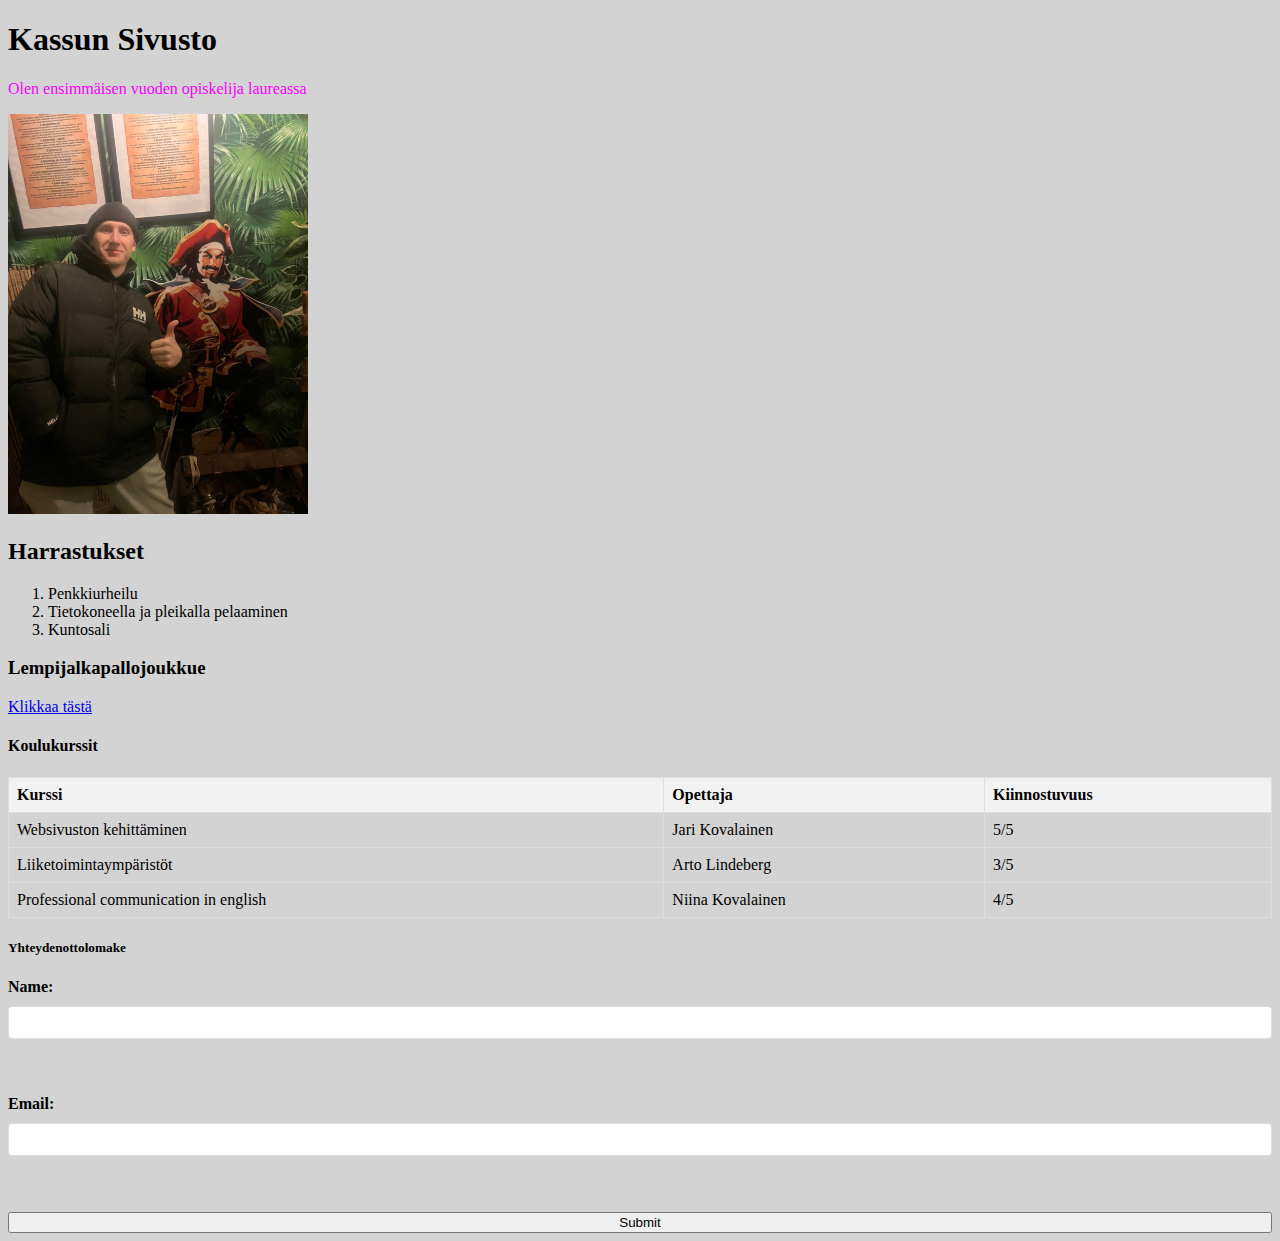
<file: WS02_CSS/index.html>
<!DOCTYPE html>
<html lang="fi">
<head>
    <title>Kasperi Helin</title>
    <link rel="stylesheet" href="Style.css">
</head>
<body>
    <h1>Kassun Sivusto</h1>
    <p>Olen ensimmäisen vuoden opiskelija laureassa</p>
<img src="./Images/nettisivunkuva.jpg" alt="kasperi Helin" style="width: 300px;height: 400px;">

<h2>Harrastukset</h2>
<ol>
    <li>Penkkiurheilu</li>
    <li>Tietokoneella ja pleikalla pelaaminen</li>
    <li>Kuntosali</li>
</ol>
<h3>Lempijalkapallojoukkue</h3>
<a href="https://www.liverpoolfc.com/">Klikkaa tästä</a>
<h4>Koulukurssit</h4>
<table>
    <tr>
        <th>Kurssi</th>
        <th>Opettaja</th>
        <th>Kiinnostuvuus</th>
    </tr>
    <tr>
        <td>Websivuston kehittäminen</td>
        <td>Jari Kovalainen</td>
        <td>5/5</td>
    </tr>
    <tr>
        <td>Liiketoimintaympäristöt</td>
        <td>Arto Lindeberg</td>
        <td>3/5</td>
    </tr>
    <tr>
        <td>Professional communication in english</td>
        <td>Niina Kovalainen</td>
        <td>4/5</td>
    </tr>
</table>
<h5>Yhteydenottolomake</h5>
<form>
    <label for="name">Name:</label>
    <input type="text" id="name" name="name"><br><br>
    <label for="email">Email:</label>
    <input type="email" id="email" name="email"><br><br>
    <input type="submit" value="Submit">
    </form>
</body>
</html>
</file>
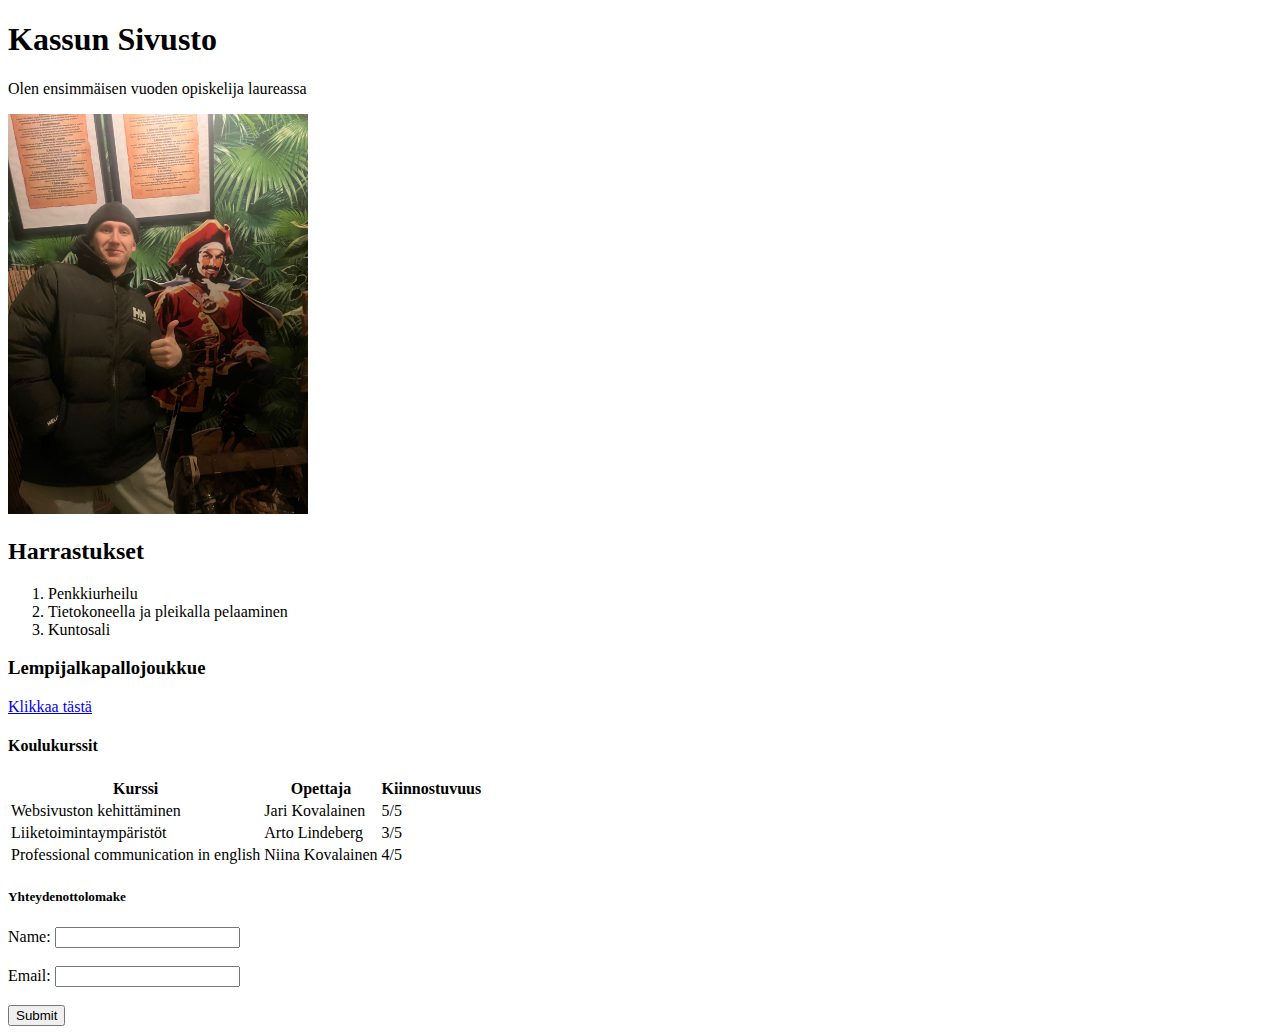
<file: WS03_CSS_ADVANCED/index.html>
<!DOCTYPE html>
<html lang="fi">
<head>
    <title>Kasperi Helin</title>
</head>
<body>
    <h1>Kassun Sivusto</h1>
    <p>Olen ensimmäisen vuoden opiskelija laureassa</p>
<img src="./Images/nettisivunkuva.jpg" alt="kasperi Helin" style="width: 300px;height: 400px;">

<h2>Harrastukset</h2>
<ol>
    <li>Penkkiurheilu</li>
    <li>Tietokoneella ja pleikalla pelaaminen</li>
    <li>Kuntosali</li>
</ol>
<h3>Lempijalkapallojoukkue</h3>
<a href="https://www.liverpoolfc.com/">Klikkaa tästä</a>
<h4>Koulukurssit</h4>
<table>
    <tr>
        <th>Kurssi</th>
        <th>Opettaja</th>
        <th>Kiinnostuvuus</th>
    </tr>
    <tr>
        <td>Websivuston kehittäminen</td>
        <td>Jari Kovalainen</td>
        <td>5/5</td>
    </tr>
    <tr>
        <td>Liiketoimintaympäristöt</td>
        <td>Arto Lindeberg</td>
        <td>3/5</td>
    </tr>
    <tr>
        <td>Professional communication in english</td>
        <td>Niina Kovalainen</td>
        <td>4/5</td>
    </tr>
</table>
<h5>Yhteydenottolomake</h5>
<form>
    <label for="name">Name:</label>
    <input type="text" id="name" name="name"><br><br>
    <label for="email">Email:</label>
    <input type="email" id="email" name="email"><br><br>
    <input type="submit" value="Submit">
    </form>
</body>
</html>
</file>
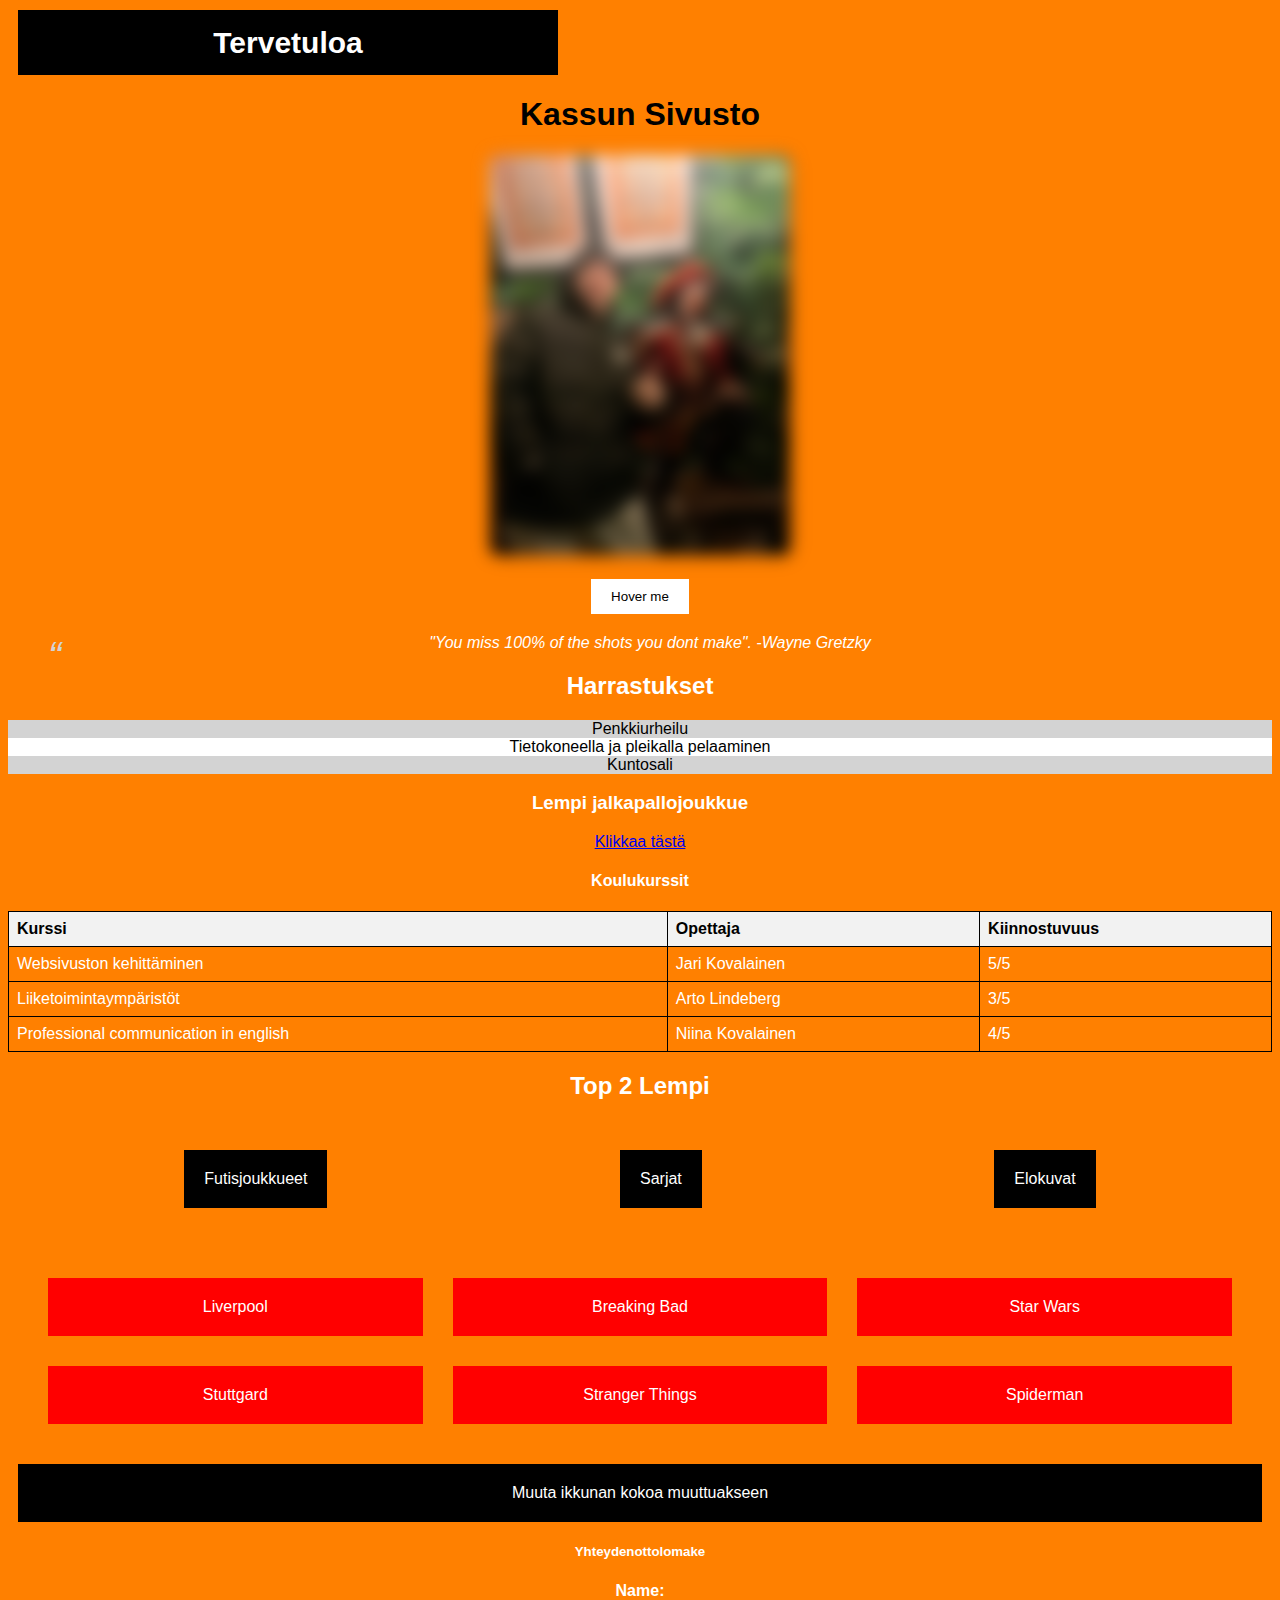
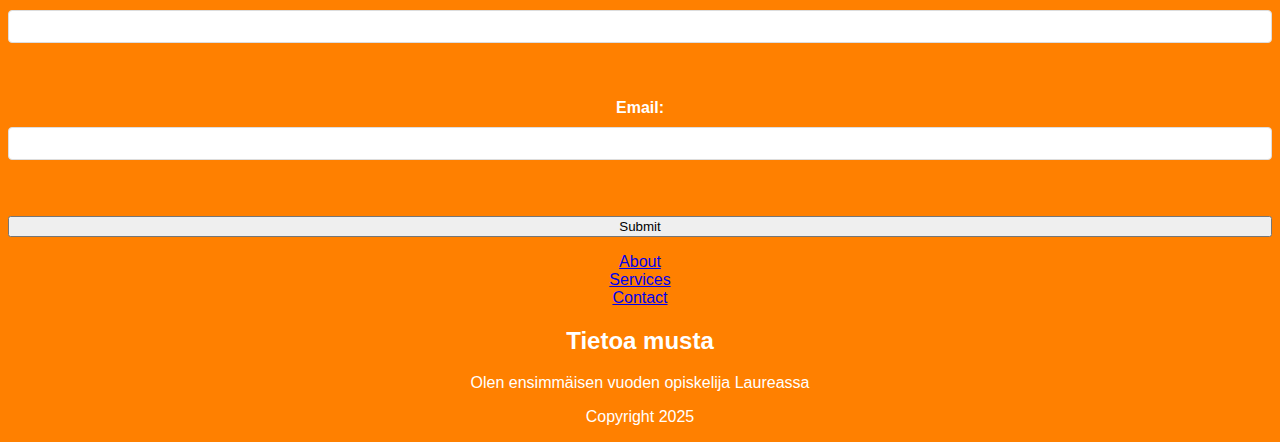
<file: WS04_PAGE_LEAYOUT_TECHNIQUES/index.html>
<!DOCTYPE html>
<html lang="fi">
<head>
    <meta charset="utf-8">
    <meta name="viewport" content="width=device-width, initial-scale=1">
    <title>Kasperi Helin</title>
    <link rel="stylesheet" href="Style.css">
</head>
<body>
    <div class="animation-box">Tervetuloa</div> 
    <h1>Kassun Sivusto</h1>
<img src="./Images/nettisivunkuva.jpg" alt="kasperi Helin" class="filter-image" style="width: 300px;height: 400px;">

<h2><button class="transition-button">Hover me</button></h2>
<blockquote class="quote">
        "You miss 100% of the shots you dont make". -Wayne Gretzky
      </blockquote>

<h2>Harrastukset</h2>
<section id ="harrastukset">
<ul class="pseudo-list">
    <li>Penkkiurheilu</li>
    <li>Tietokoneella ja pleikalla pelaaminen</li>
    <li>Kuntosali</li>
    </ul>
</section>
<h3>Lempi jalkapallojoukkue</h3>
<a href="https://www.liverpoolfc.com/">Klikkaa tästä</a> 
<h4>Koulukurssit</h4>
<table>
    <tr>
        <th>Kurssi</th>
        <th>Opettaja</th>
        <th>Kiinnostuvuus</th>
    </tr>
    <tr>
        <td>Websivuston kehittäminen</td>
        <td>Jari Kovalainen</td>
        <td>5/5</td>
    </tr>
    <tr>
        <td>Liiketoimintaympäristöt</td>
        <td>Arto Lindeberg</td>
        <td>3/5</td>
    </tr>
    <tr>
        <td>Professional communication in english</td>
        <td>Niina Kovalainen</td>
        <td>4/5</td>
    </tr>
</table>
<h2>Top 2 Lempi</h2>
<div class="flex-container">
    <div class="box">Futisjoukkueet </div>
    <div class="box">Sarjat</div>
    <div class="box">Elokuvat</div>
  </div>
  <div class="grid-container">
    <div class="grid-item">Liverpool</div>
    <div class="grid-item">Breaking Bad</div>
    <div class="grid-item">Star Wars</div>
    <div class="grid-item">Stuttgard</div>
    <div class="grid-item">Stranger Things</div>
    <div class="grid-item">Spiderman</div>
  </div>
<div class="responsive-box">Muuta ikkunan kokoa muuttuakseen</div>

<h5>Yhteydenottolomake</h5>
<form>
    <label for="name">Name:</label>
    <input type="text" id="name" name="name"><br><br>
    <label for="email">Email:</label>
    <input type="email" id="email" name="email"><br><br>
    <input type="submit" value="Submit">
    </form>
    
</body>
<header>
    <nav>
      <ul>
        <li><a href="#about">About</a></li>
        <li><a href="#services">Services</a></li>
        <li><a href="#contact">Contact</a></li>
      </ul>
    </nav>
  </header>
  
  <main>
    <section id="about">
      <h2>Tietoa musta</h2>
      <p>Olen ensimmäisen vuoden opiskelija Laureassa</p>
    </section>
  </main>
  
  <footer>
    <p>Copyright 2025</p>
  </footer>
</html>
</file>
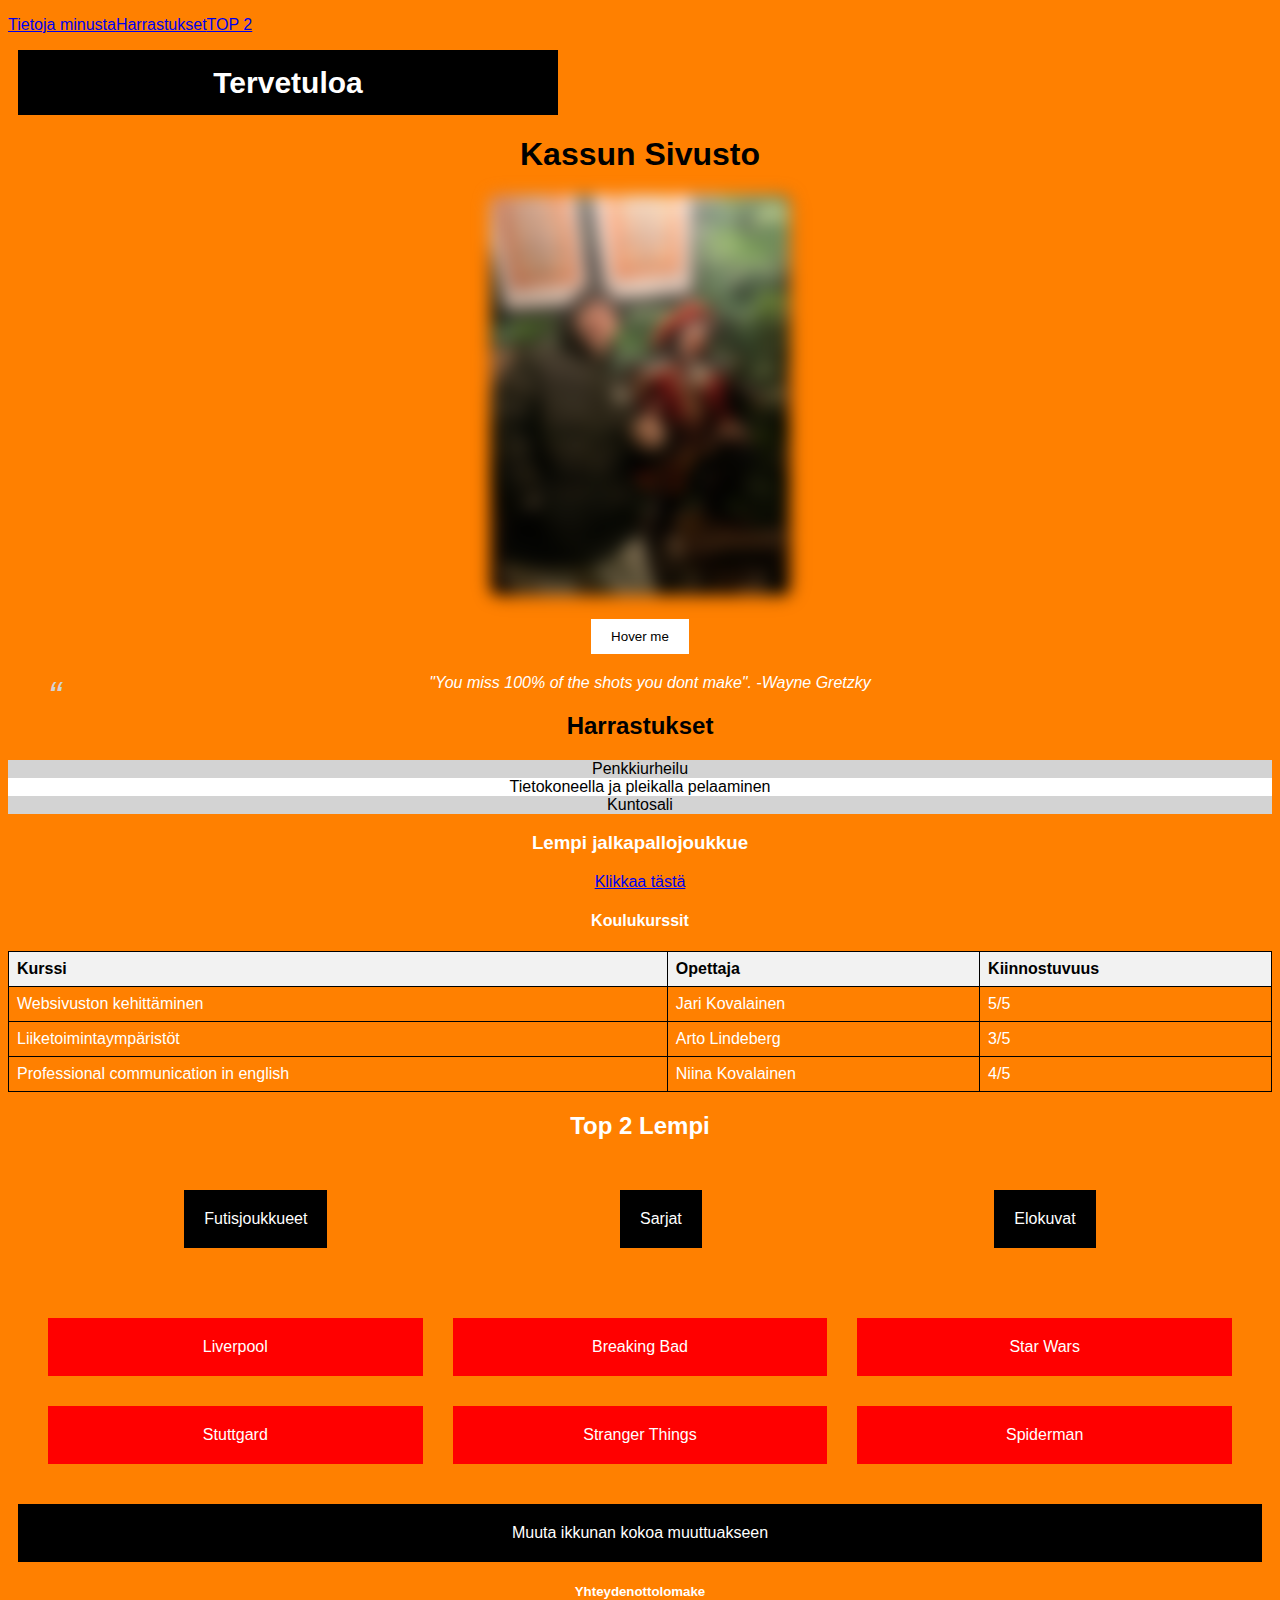
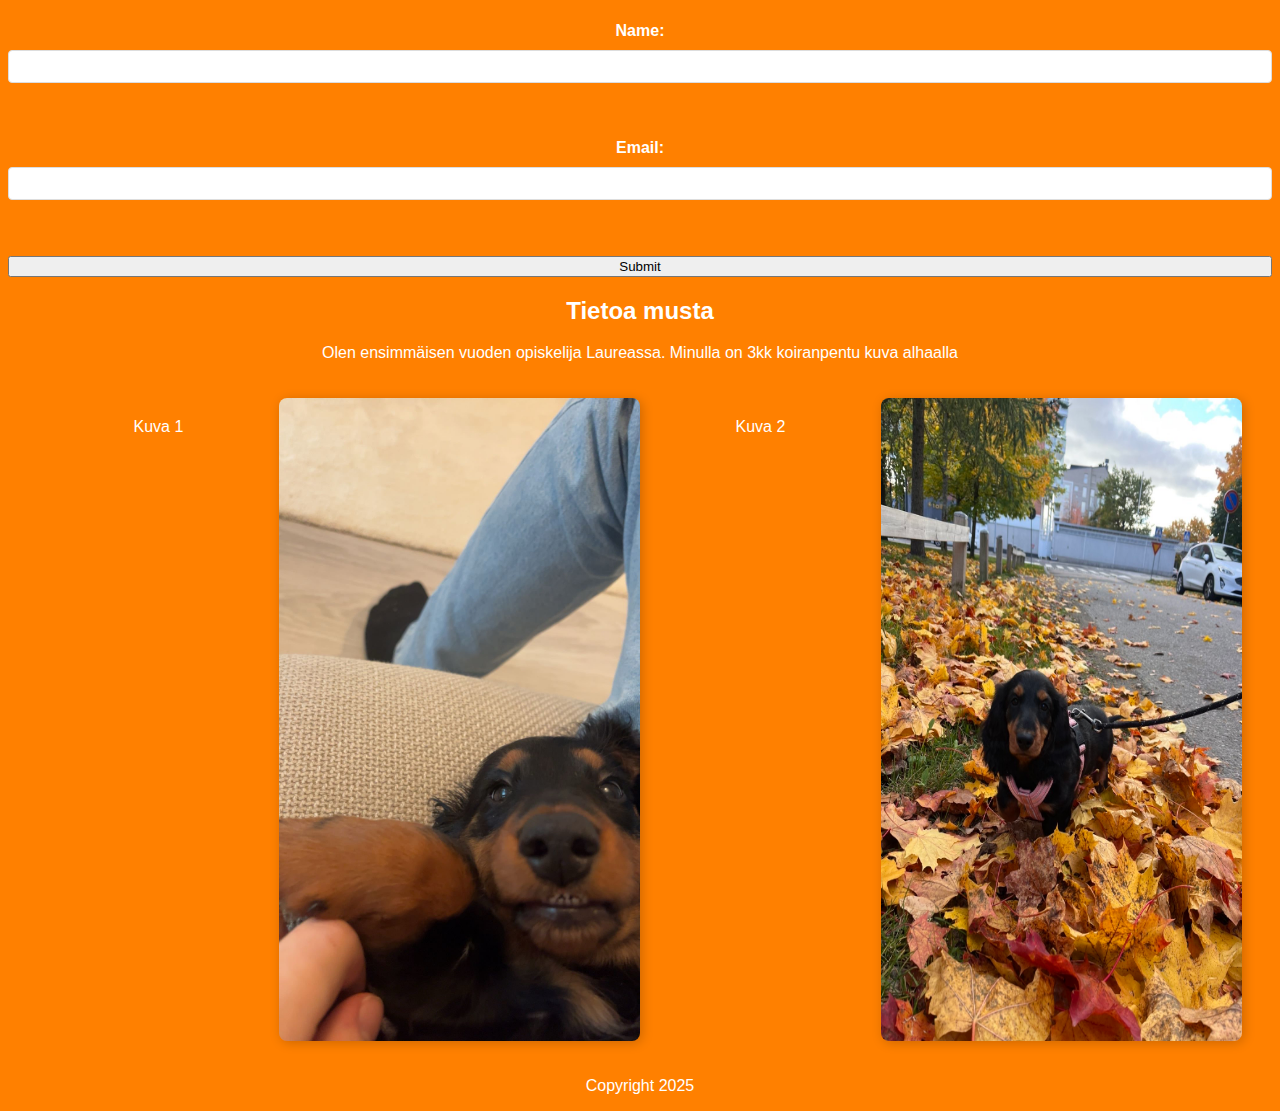
<file: WS05_RESPONSIVE_DESIGN/index.html>
<!DOCTYPE html>
<html lang="fi">
<head>
    <meta charset="utf-8">
    <meta name="viewport" content="width=device-width, initial-scale=1">
    <title>Kasperi Helin</title>
    <link rel="stylesheet" href="Style.css">
</head>
<body>
<header>
    <nav class="responsive-nav">
      <button class="menu-toggle">☰ Valikko</button>
      <ul class="nav-list">
       <li><a href="#about">Tietoja minusta</a></li>
        <li><a href="#harrastukset">Harrastukset</a></li>
       <li><a href="#top2">TOP 2</a></li>
      </ul>
    </nav>
      
  </header>
    <div class="animation-box">Tervetuloa</div> 
    <h1>Kassun Sivusto</h1>
<img src="./Images/nettisivunkuva.jpg" alt="kasperi Helin" class="filter-image" style="width: 300px;height: 400px;">

<h2><button class="transition-button">Hover me</button></h2>
<blockquote class="quote">
        "You miss 100% of the shots you dont make". -Wayne Gretzky
      </blockquote>
<section id ="harrastukset">
<h2>Harrastukset</h2>
<ul class="pseudo-list">
    <li>Penkkiurheilu</li>
    <li>Tietokoneella ja pleikalla pelaaminen</li>
    <li>Kuntosali</li>
    </ul>
</section>
<h3>Lempi jalkapallojoukkue</h3>
<a href="https://www.liverpoolfc.com/">Klikkaa tästä</a> 
<h4>Koulukurssit</h4>
<table>
    <tr>
        <th>Kurssi</th>
        <th>Opettaja</th>
        <th>Kiinnostuvuus</th>
    </tr>
    <tr>
        <td>Websivuston kehittäminen</td>
        <td>Jari Kovalainen</td>
        <td>5/5</td>
    </tr>
    <tr>
        <td>Liiketoimintaympäristöt</td>
        <td>Arto Lindeberg</td>
        <td>3/5</td>
    </tr>
    <tr>
        <td>Professional communication in english</td>
        <td>Niina Kovalainen</td>
        <td>4/5</td>
    </tr>
</table>
<h2>Top 2 Lempi</h2>
<section id="top2"> 
<div class="flex-container">
    <div class="box">Futisjoukkueet </div>
    <div class="box">Sarjat</div>
    <div class="box">Elokuvat</div>
  </div>
  <div class="grid-container">
    <div class="grid-item">Liverpool</div>
    <div class="grid-item">Breaking Bad</div>
    <div class="grid-item">Star Wars</div>
    <div class="grid-item">Stuttgard</div>
    <div class="grid-item">Stranger Things</div>
    <div class="grid-item">Spiderman</div>
  </div>
</section>
<div class="responsive-box">Muuta ikkunan kokoa muuttuakseen</div>

<h5>Yhteydenottolomake</h5>
<form>
    <label for="name">Name:</label>
    <input type="text" id="name" name="name"><br><br>
    <label for="email">Email:</label>
    <input type="email" id="email" name="email"><br><br>
    <input type="submit" value="Submit">
  </form>
  
  
<main>
    <section id="about">
      <h2>Tietoa musta</h2>
      <p>Olen ensimmäisen vuoden opiskelija Laureassa. Minulla on 3kk koiranpentu kuva alhaalla</p>
      <div class="responsive-container">
        <div class="column">Kuva 1</div>
        <img src="./Images/IMG_3384.jpg" alt="responsive image" class="responsive-image">
        <div class="column">Kuva 2</div>
        <img src="./Images/koira.jpg" alt="responsive image" class="responsive-image">
        
      </div>

      

    </section>
  </main>
  
  <footer>
    <p>Copyright 2025</p>
  </footer>
  </footer>
</body>
</html>
</file>
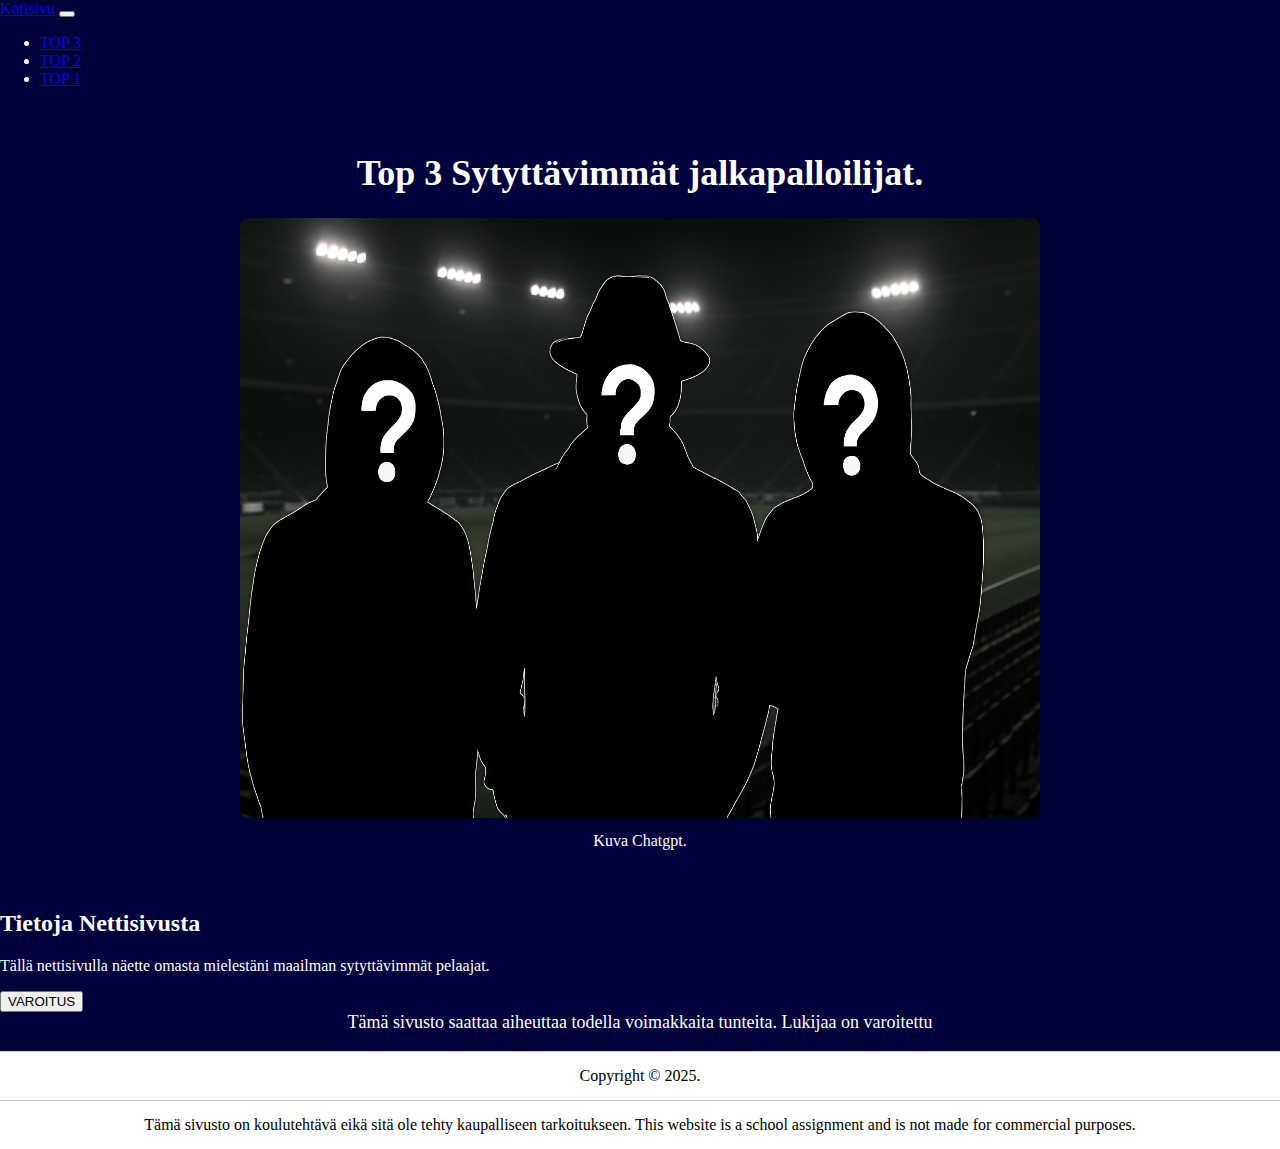
<file: WS07_PROJEKTITYÖ/index.html>
<!DOCTYPE html>
<html lang="fi">
<head>
    <meta charset="utf-8">
    <meta name="viewport" content="width=device-width, initial-scale=1">
    <title>TOP 3</title>
    <link rel="stylesheet" href="Style.css">
    <link href="https://cdn.jsdelivr.net/npm/bootstrap@5.3.8/dist/css/bootstrap.min.css" rel="stylesheet" integrity="sha384-sRIl4kxILFvY47J16cr9ZwB07vP4J8+LH7qKQnuqkuIAvNWLzeN8tE5YBujZqJLB" crossorigin="anonymous">
</head>
<body>
    <nav class="navbar navbar-expand-lg bg-body-tertiary">
  <div class="container-fluid">
    <a class="navbar-brand" href="index.html">Kotisivu</a>
    <button class="navbar-toggler" type="button" data-bs-toggle="collapse" data-bs-target="#navbarNav" aria-controls="navbarNav" aria-expanded="false" aria-label="Toggle navigation">
      <span class="navbar-toggler-icon"></span>
    </button>
    <div class="collapse navbar-collapse" id="navbarNav">
      <ul class="navbar-nav">
        <li class="nav-item">
          <a class="nav-link" href="index2.html">TOP 3</a>
        </li>
        <li class="nav-item">
          <a class="nav-link" href="index3.html">TOP 2</a>
        </li>
        <li class="nav-item">
          <a class="nav-link" href="index4.html">TOP 1</a>
        </li>
      </ul>
    </div>
  </div>
</nav>
    <h1>Top 3 Sytyttävimmät jalkapalloilijat.</h1>
    <div style="text-align: center;">
<img src="./Kuvat/nettisivukuva.png" alt="mysteeri" style="width: 800px;height: 600px;">
<p style="font-size: 16px; color: #ffffff; margin-top: 10px;">
  Kuva Chatgpt.
</p>
</div>
<h2>Tietoja Nettisivusta</h2>
<p>Tällä nettisivulla näette omasta mielestäni maailman sytyttävimmät pelaajat.  </p>
<div class="text-center">
<button type="button" class="btn btn-outline-warning btn-lg auto-fill">
  VAROITUS
</button>
</div>
<div style="text-align: center;">
  <div style="font-size: large;"
<p>Tämä sivusto saattaa aiheuttaa todella voimakkaita tunteita. Lukijaa on varoitettu</p>
</div>
<footer>
  Copyright © 2025.
  </footer>
<footer>
  Tämä sivusto on koulutehtävä eikä sitä ole tehty kaupalliseen tarkoitukseen.
  This website is a school assignment and is not made for commercial purposes.

</footer>
</body>
<style>
  body {
    background-color: #00003a;
    color: #ffffff;
  }
  
   
</style>
</file>
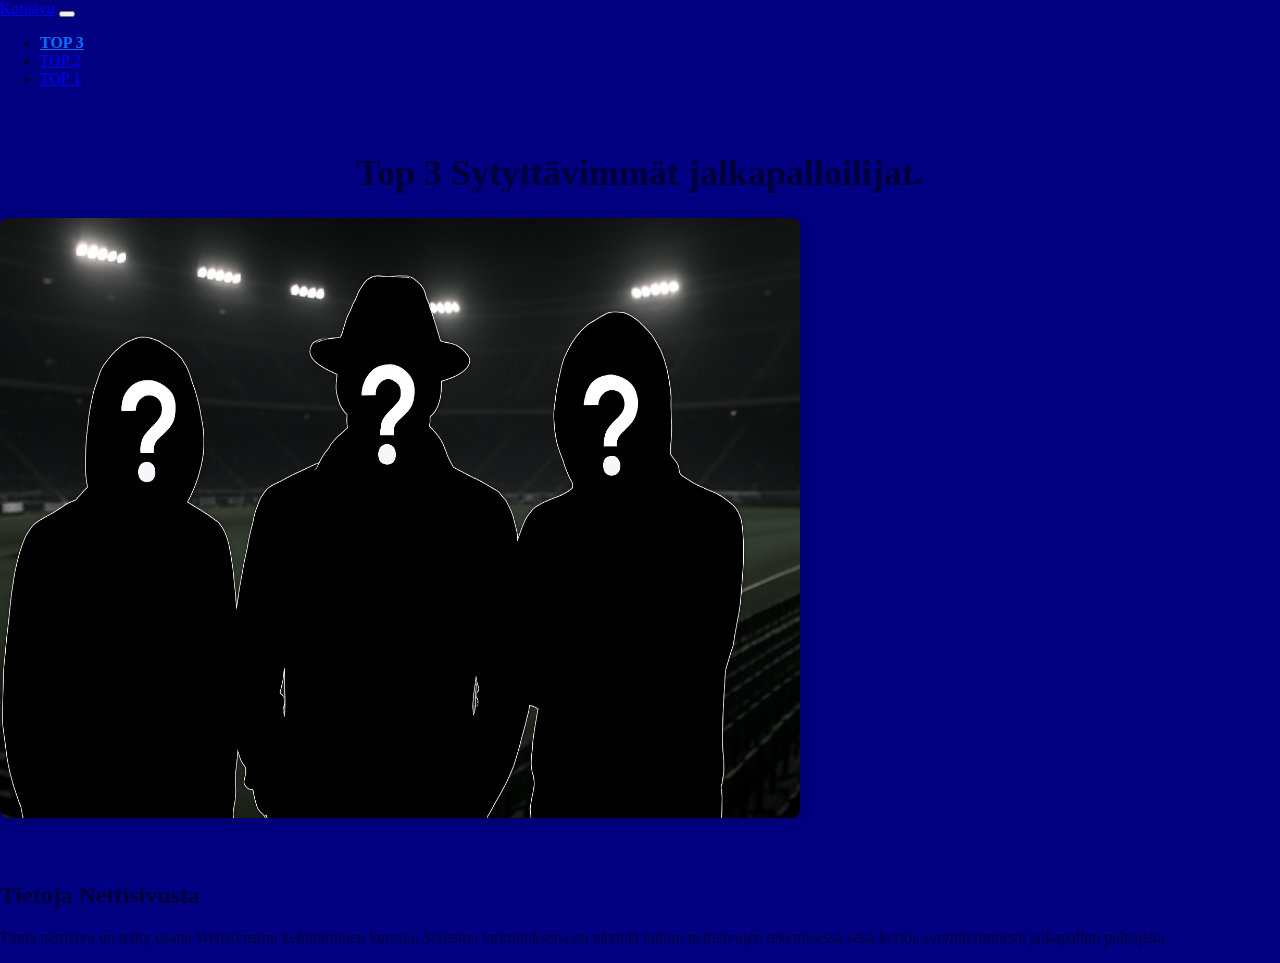
<file: WS07_PROJEKTITYÖ/index1.html>
<!DOCTYPE html>
<html lang="fi">
<head>
    <meta charset="utf-8">
    <meta name="viewport" content="width=device-width, initial-scale=1">
    <title>TOP 3</title>
    <link rel="stylesheet" href="Style.css">
    <link href="https://cdn.jsdelivr.net/npm/bootstrap@5.3.8/dist/css/bootstrap.min.css" rel="stylesheet" integrity="sha384-sRIl4kxILFvY47J16cr9ZwB07vP4J8+LH7qKQnuqkuIAvNWLzeN8tE5YBujZqJLB" crossorigin="anonymous">
</head>
<body>
    <nav class="navbar navbar-expand-lg bg-body-tertiary">
  <div class="container-fluid">
    <a class="navbar-brand" href="#">Kotisivu</a>
    <button class="navbar-toggler" type="button" data-bs-toggle="collapse" data-bs-target="#navbarNav" aria-controls="navbarNav" aria-expanded="false" aria-label="Toggle navigation">
      <span class="navbar-toggler-icon"></span>
    </button>
    <div class="collapse navbar-collapse" id="navbarNav">
      <ul class="navbar-nav">
        <li class="nav-item">
          <a class="nav-link active" aria-current="page" href="index2.html">TOP 3</a>
        </li>
        <li class="nav-item">
          <a class="nav-link" href="index3.html">TOP 2</a>
        </li>
        <li class="nav-item">
          <a class="nav-link" href="index4.html">TOP 1</a>
        </li>
      </ul>
    </div>
  </div>
</nav>
    <h1>Top 3 Sytyttävimmät jalkapalloilijat.</h1>
<img src="./Kuvat/nettisivukuva.png" alt="mysteeri" style="width: 800px;height: 600px;">
<h2>Tietoja Nettisivusta</h2>
<p>Tämä nettisivu on tehty osana Websivuston kehittäminen kurssia. Sivuston tarkoituksena on näyttää taitoni nettisivujen tekemisessä sekä kertoa sytyttävimmistä jalkapallon pelaajista.</p>
</body>
</file>
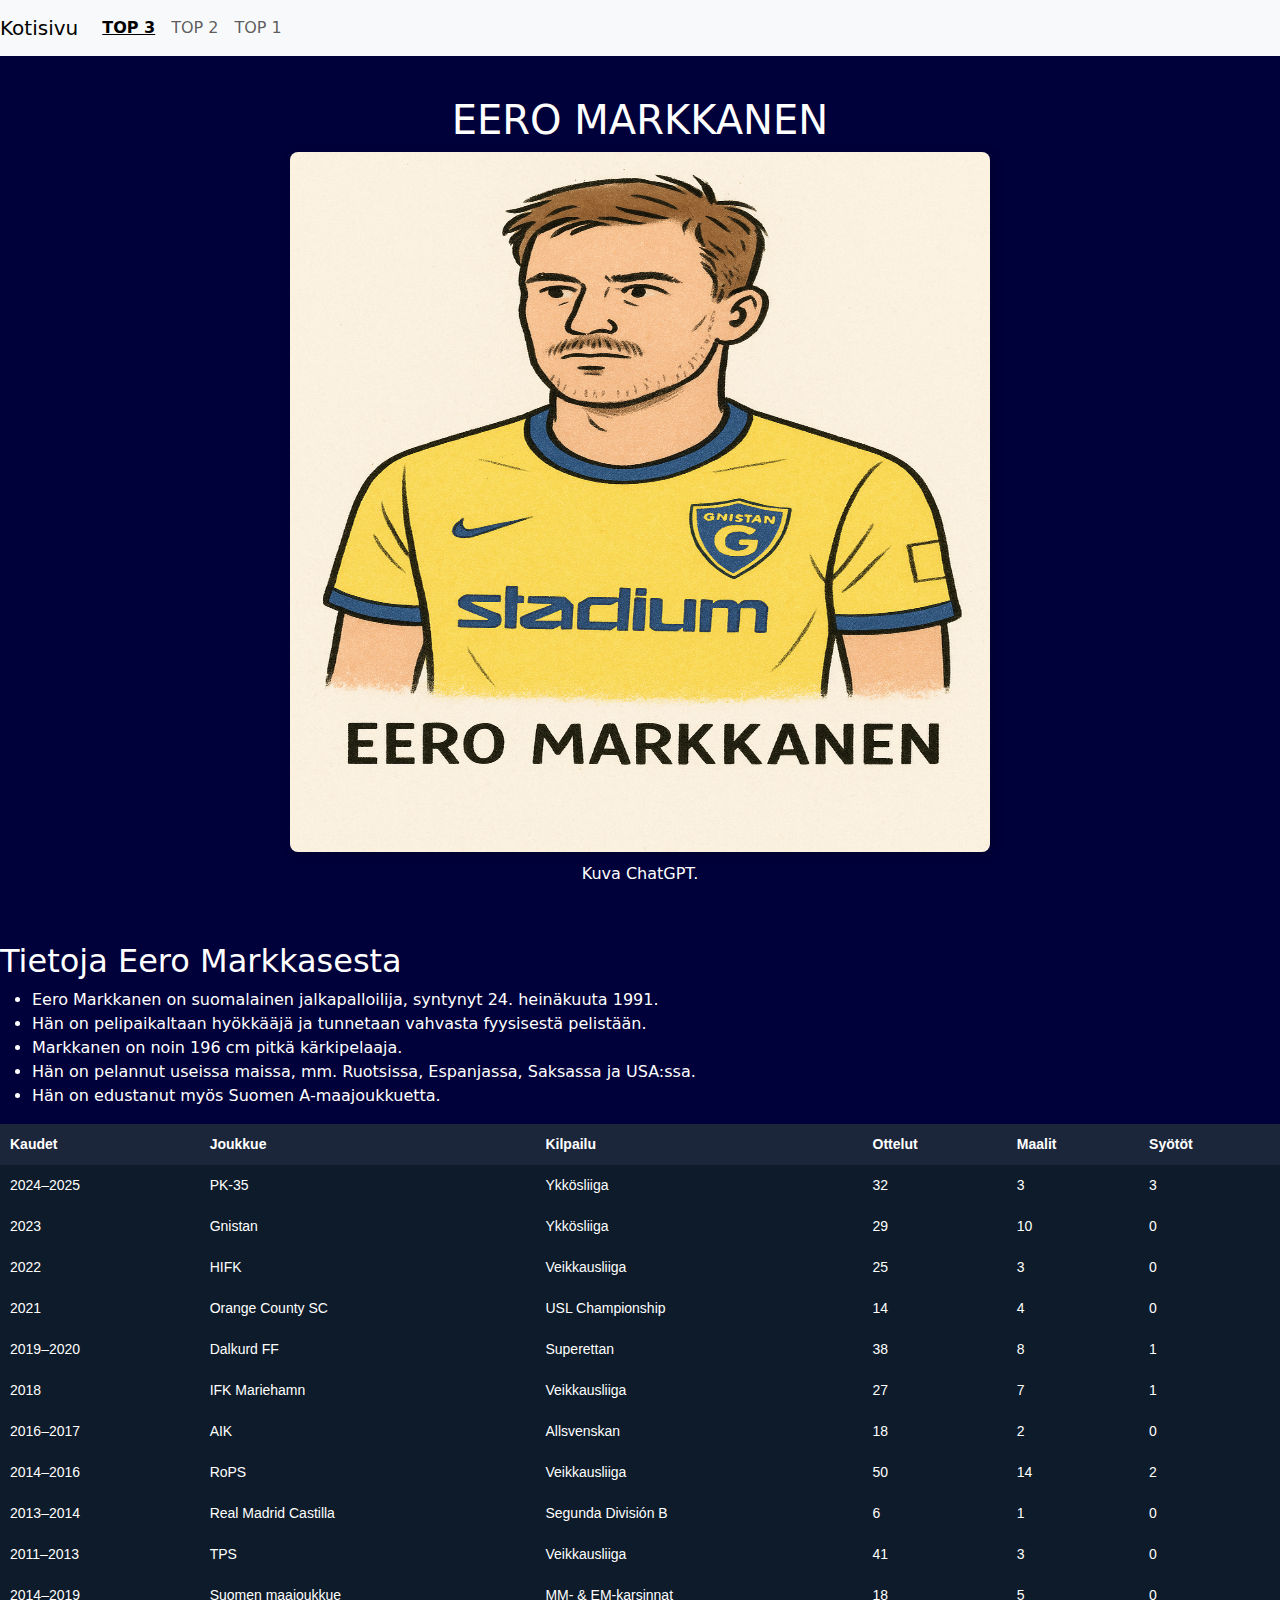
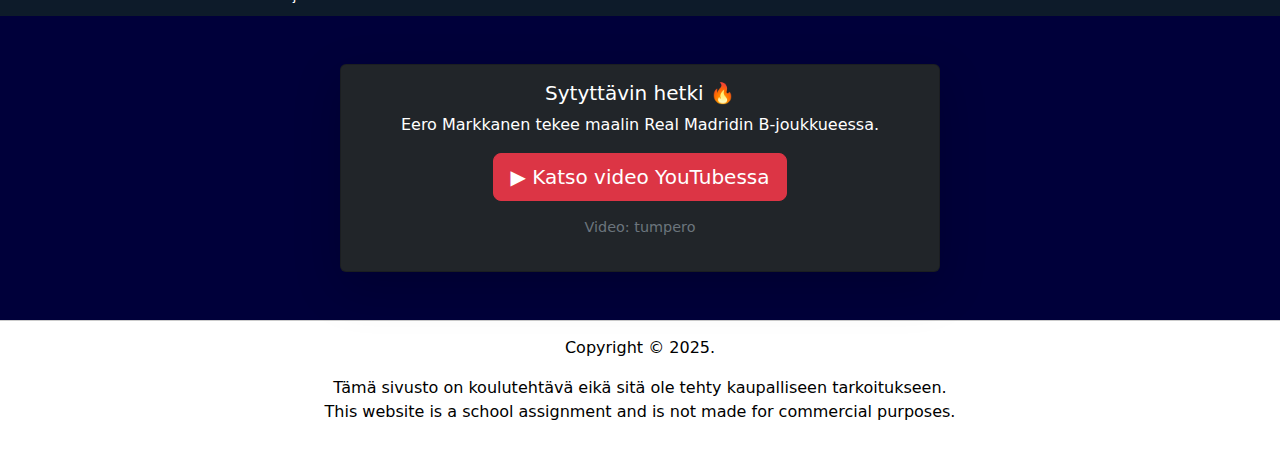
<file: WS07_PROJEKTITYÖ/index2.html>
<!DOCTYPE html>
<html lang="fi">
<head>
  <meta charset="utf-8">
  <meta name="viewport" content="width=device-width, initial-scale=1">
  <title>TOP 3</title>

  <link rel="stylesheet" href="Style2.css">
  <link href="https://cdn.jsdelivr.net/npm/bootstrap@5.3.8/dist/css/bootstrap.min.css" rel="stylesheet">

  <style>
    body {
      background-color: #00003a;
      color: #ffffff;
    }
  </style>
</head>

<body>

<nav class="navbar navbar-expand-lg bg-body-tertiary">
  <div class="container-fluid px-0">
    <a class="navbar-brand" href="index.html">Kotisivu</a>

    <button class="navbar-toggler" type="button" data-bs-toggle="collapse"
      data-bs-target="#navbarNav" aria-controls="navbarNav"
      aria-expanded="false" aria-label="Toggle navigation">
      <span class="navbar-toggler-icon"></span>
    </button>

    <div class="collapse navbar-collapse" id="navbarNav">
      <ul class="navbar-nav">
        <li class="nav-item">
          <a class="nav-link active" aria-current="page" href="index2.html">TOP 3</a>
        </li>
        <li class="nav-item">
          <a class="nav-link" href="index3.html">TOP 2</a>
        </li>
        <li class="nav-item">
          <a class="nav-link" href="index4.html">TOP 1</a>
        </li>
      </ul>
    </div>
  </div>
</nav>

<h1>EERO MARKKANEN</h1>

<div class="text-center">
  <img src="./Kuvat/Eeromarkkanen.png" alt="Eero Markkanen"
       style="width: 700px; height: 700px;">
  <p style="font-size: 16px; margin-top: 10px;">Kuva ChatGPT.</p>
</div>

<h2>Tietoja Eero Markkasesta</h2>

<ul class="pseudo-list">
  <li>Eero Markkanen on suomalainen jalkapalloilija, syntynyt 24. heinäkuuta 1991.</li>
  <li>Hän on pelipaikaltaan hyökkääjä ja tunnetaan vahvasta fyysisestä pelistään.</li>
  <li>Markkanen on noin 196 cm pitkä kärkipelaaja.</li>
  <li>Hän on pelannut useissa maissa, mm. Ruotsissa, Espanjassa, Saksassa ja USA:ssa.</li>
  <li>Hän on edustanut myös Suomen A-maajoukkuetta.</li>
</ul>
<table> <thead> <tr> <th>Kaudet</th> <th>Joukkue</th> <th>Kilpailu</th> <th>Ottelut</th> <th>Maalit</th> <th>Syötöt</th> </tr> </thead> <tbody> <tr> <td>2024–2025</td> <td>PK-35</td> <td>Ykkösliiga</td> <td>32</td> <td>3</td> <td>3</td> </tr> <tr> <td>2023</td> <td>Gnistan</td> <td>Ykkösliiga</td> <td>29</td> <td>10</td> <td>0</td> </tr> <tr> <td>2022</td> <td>HIFK</td> <td>Veikkausliiga</td> <td>25</td> <td>3</td> <td>0</td> </tr> <tr> <td>2021</td> <td>Orange County SC</td> <td>USL Championship</td> <td>14</td> <td>4</td> <td>0</td> </tr> <tr> <td>2019–2020</td> <td>Dalkurd FF</td> <td>Superettan</td> <td>38</td> <td>8</td> <td>1</td> </tr> <tr> <td>2018</td> <td>IFK Mariehamn</td> <td>Veikkausliiga</td> <td>27</td> <td>7</td> <td>1</td> </tr> <tr> <td>2016–2017</td> <td>AIK</td> <td>Allsvenskan</td> <td>18</td> <td>2</td> <td>0</td> </tr> <tr> <td>2014–2016</td> <td>RoPS</td> <td>Veikkausliiga</td> <td>50</td> <td>14</td> <td>2</td> </tr> <tr> <td>2013–2014</td> <td>Real Madrid Castilla</td> <td>Segunda División B</td> <td>6</td> <td>1</td> <td>0</td> </tr> <tr> <td>2011–2013</td> <td>TPS</td> <td>Veikkausliiga</td> <td>41</td> <td>3</td> <td>0</td> </tr> <tr> <td>2014–2019</td> <td>Suomen maajoukkue</td> <td>MM- & EM-karsinnat</td> <td>18</td> <td>5</td> <td>0</td> </tr> </tbody> </table>

<div class="container my-5">
  <div class="card mx-auto text-bg-dark shadow-lg" style="max-width: 600px;">
    <div class="card-body text-center">
      <h5 class="card-title">Sytyttävin hetki 🔥</h5>
      <p class="card-text">
        Eero Markkanen tekee maalin Real Madridin B-joukkueessa.
      </p>

      <a href="https://www.youtube.com/watch?v=zZgWehIKRDM"
         target="_blank"
         class="btn btn-danger btn-lg">
        ▶ Katso video YouTubessa
      </a>

      <p class="mt-3 text-secondary" style="font-size: 0.9rem;">
        Video: tumpero
      </p>
    </div>
  </div>
</div>

<footer>
  <p>Copyright © 2025.</p>
  <p>
    Tämä sivusto on koulutehtävä eikä sitä ole tehty kaupalliseen tarkoitukseen.<br>
    This website is a school assignment and is not made for commercial purposes.
  </p>
</footer>

<script src="https://cdn.jsdelivr.net/npm/bootstrap@5.3.2/dist/js/bootstrap.bundle.min.js"></script>
</body>
</html>
</file>
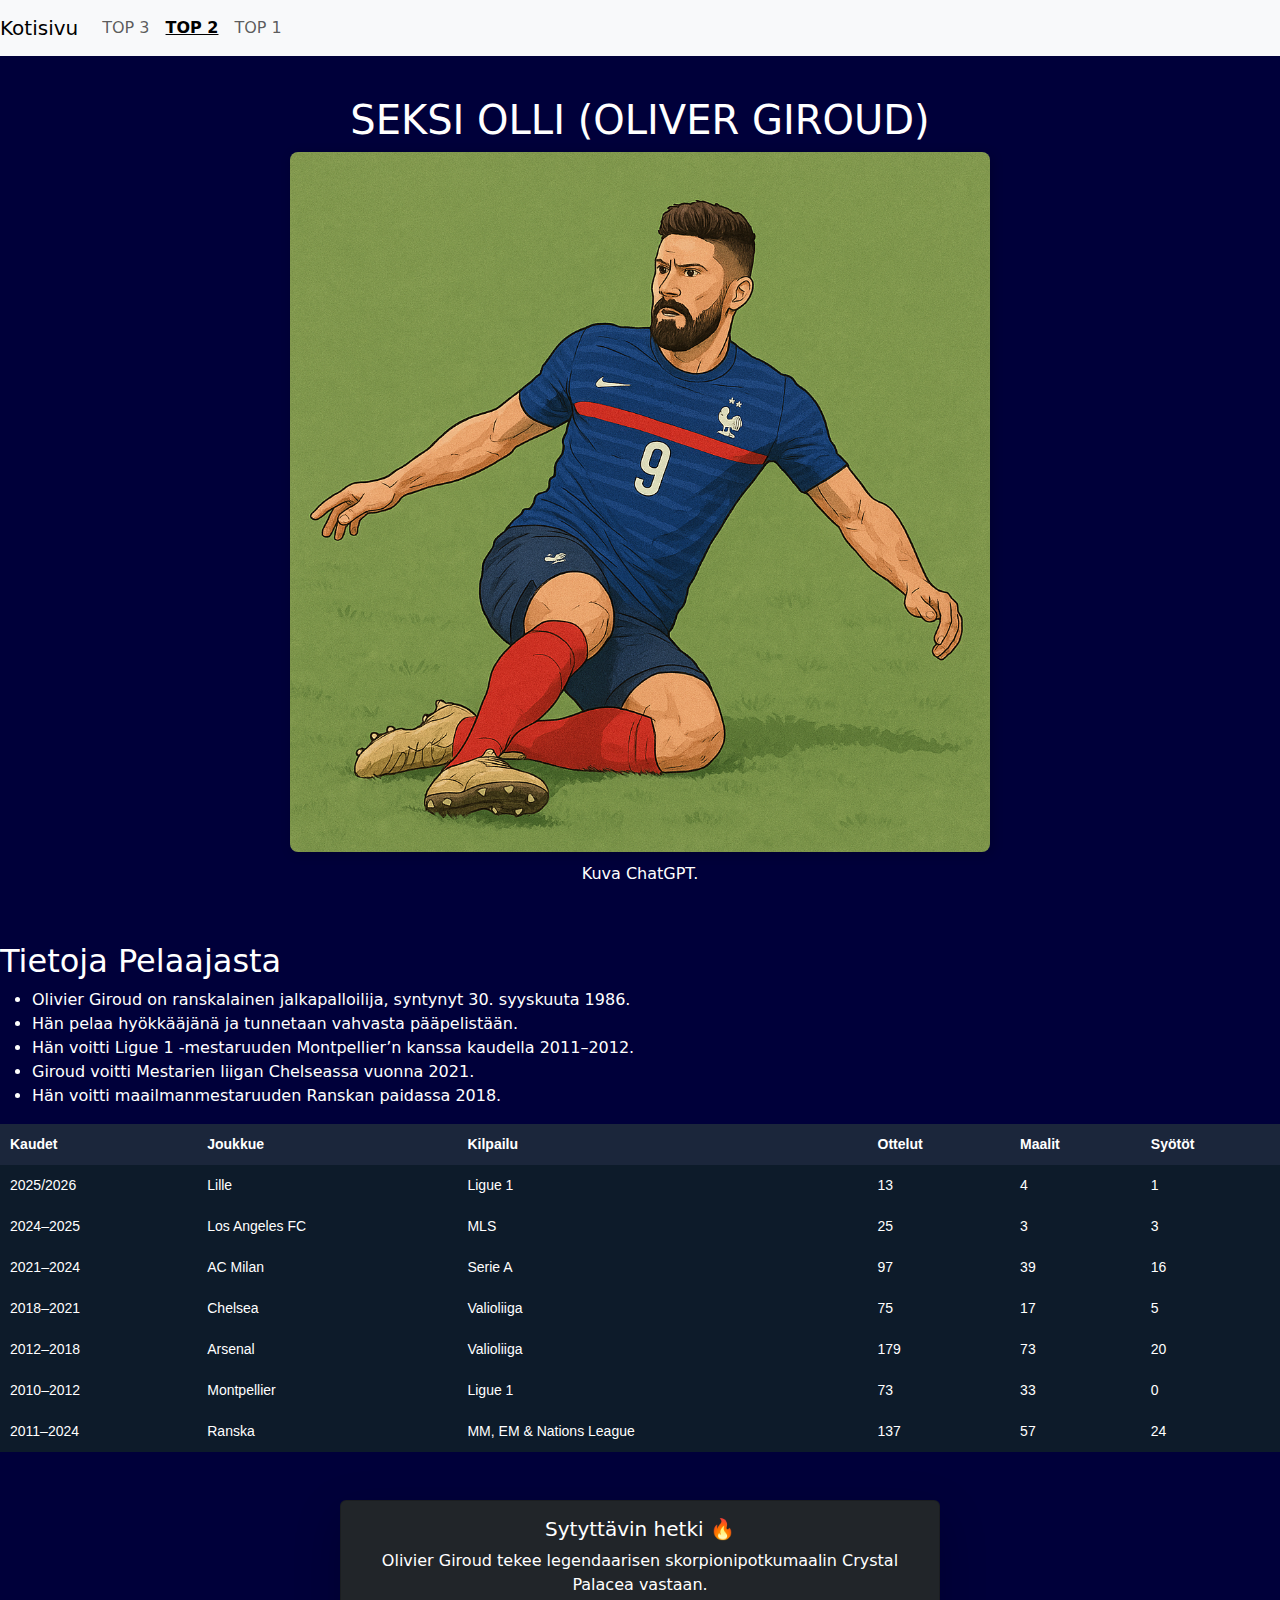
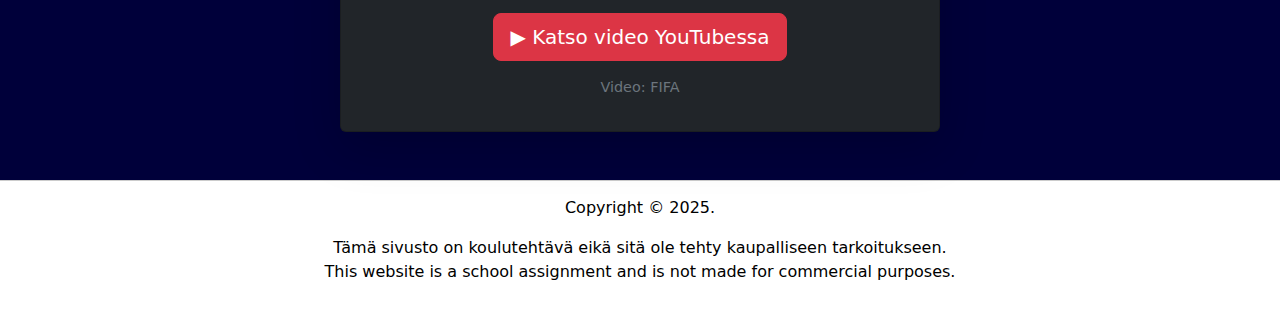
<file: WS07_PROJEKTITYÖ/index3.html>
<!DOCTYPE html>
<html lang="fi">
<head>
  <meta charset="utf-8">
  <meta name="viewport" content="width=device-width, initial-scale=1">
  <title>TOP 2</title>

  <link rel="stylesheet" href="Style3.css">
  <link href="https://cdn.jsdelivr.net/npm/bootstrap@5.3.8/dist/css/bootstrap.min.css" rel="stylesheet">

  <style>
    body {
      background-color: #00003a;
      color: #ffffff;
    }
  </style>
</head>

<body>

<nav class="navbar navbar-expand-lg bg-body-tertiary">
  <div class="container-fluid px-0">
    <a class="navbar-brand" href="index.html">Kotisivu</a>

    <button class="navbar-toggler" type="button" data-bs-toggle="collapse"
      data-bs-target="#navbarNav" aria-controls="navbarNav"
      aria-expanded="false" aria-label="Toggle navigation">
      <span class="navbar-toggler-icon"></span>
    </button>

    <div class="collapse navbar-collapse" id="navbarNav">
      <ul class="navbar-nav">
        <li class="nav-item">
          <a class="nav-link" href="index2.html">TOP 3</a>
        </li>
        <li class="nav-item">
          <a class="nav-link active" aria-current="page" href="index3.html">TOP 2</a>
        </li>
        <li class="nav-item">
          <a class="nav-link" href="index4.html">TOP 1</a>
        </li>
      </ul>
    </div>
  </div>
</nav>

<h1>SEKSI OLLI (OLIVER GIROUD)</h1>

<div class="text-center">
  <img src="./Kuvat/Seksiolli.png" alt="Olivier Giroud"
       style="width: 700px; height: 700px;">
  <p style="font-size: 16px; margin-top: 10px;">Kuva ChatGPT.</p>
</div>

<h2>Tietoja Pelaajasta</h2>

<ul class="pseudo-list">
  <li>Olivier Giroud on ranskalainen jalkapalloilija, syntynyt 30. syyskuuta 1986.</li>
  <li>Hän pelaa hyökkääjänä ja tunnetaan vahvasta pääpelistään.</li>
  <li>Hän voitti Ligue 1 -mestaruuden Montpellier’n kanssa kaudella 2011–2012.</li>
  <li>Giroud voitti Mestarien liigan Chelseassa vuonna 2021.</li>
  <li>Hän voitti maailmanmestaruuden Ranskan paidassa 2018.</li>
</ul>
<table> <thead> <tr> <th>Kaudet</th> <th>Joukkue</th> <th>Kilpailu</th> <th>Ottelut</th> <th>Maalit</th> <th>Syötöt</th> </tr> </thead> <tbody> <tr> <td>2025/2026</td> <td>Lille</td> <td>Ligue 1</td> <td>13</td> <td>4</td> <td>1</td> </tr> <tr> <td>2024–2025</td> <td>Los Angeles FC</td> <td>MLS</td> <td>25</td> <td>3</td> <td>3</td> </tr> <tr> <td>2021–2024</td> <td>AC Milan</td> <td>Serie A</td> <td>97</td> <td>39</td> <td>16</td> </tr> <tr> <td>2018–2021</td> <td>Chelsea</td> <td>Valioliiga</td> <td>75</td> <td>17</td> <td>5</td> </tr> <tr> <td>2012–2018</td> <td>Arsenal</td> <td>Valioliiga</td> <td>179</td> <td>73</td> <td>20</td> </tr> <tr> <td>2010–2012</td> <td>Montpellier</td> <td>Ligue 1</td> <td>73</td> <td>33</td> <td>0</td> </tr> <tr> <td>2011–2024</td> <td>Ranska</td> <td>MM, EM & Nations League</td> <td>137</td> <td>57</td> <td>24</td> </tr> </tbody> </table>

<div class="container my-5">
  <div class="card mx-auto text-bg-dark shadow-lg" style="max-width: 600px;">
    <div class="card-body text-center">
      <h5 class="card-title">Sytyttävin hetki 🔥</h5>
      <p class="card-text">
        Olivier Giroud tekee legendaarisen skorpionipotkumaalin Crystal Palacea vastaan.
      </p>

      <a href="https://www.youtube.com/watch?v=wGOhxt5Ksc0"
         target="_blank"
         class="btn btn-danger btn-lg">
        ▶ Katso video YouTubessa
      </a>

      <p class="mt-3 text-secondary" style="font-size: 0.9rem;">
        Video: FIFA
      </p>
    </div>
  </div>
</div>

<footer>
  <p>Copyright © 2025.</p>
  <p>
    Tämä sivusto on koulutehtävä eikä sitä ole tehty kaupalliseen tarkoitukseen.<br>
    This website is a school assignment and is not made for commercial purposes.
  </p>
</footer>

<script src="https://cdn.jsdelivr.net/npm/bootstrap@5.3.2/dist/js/bootstrap.bundle.min.js"></script>
</body>
</html>
</file>
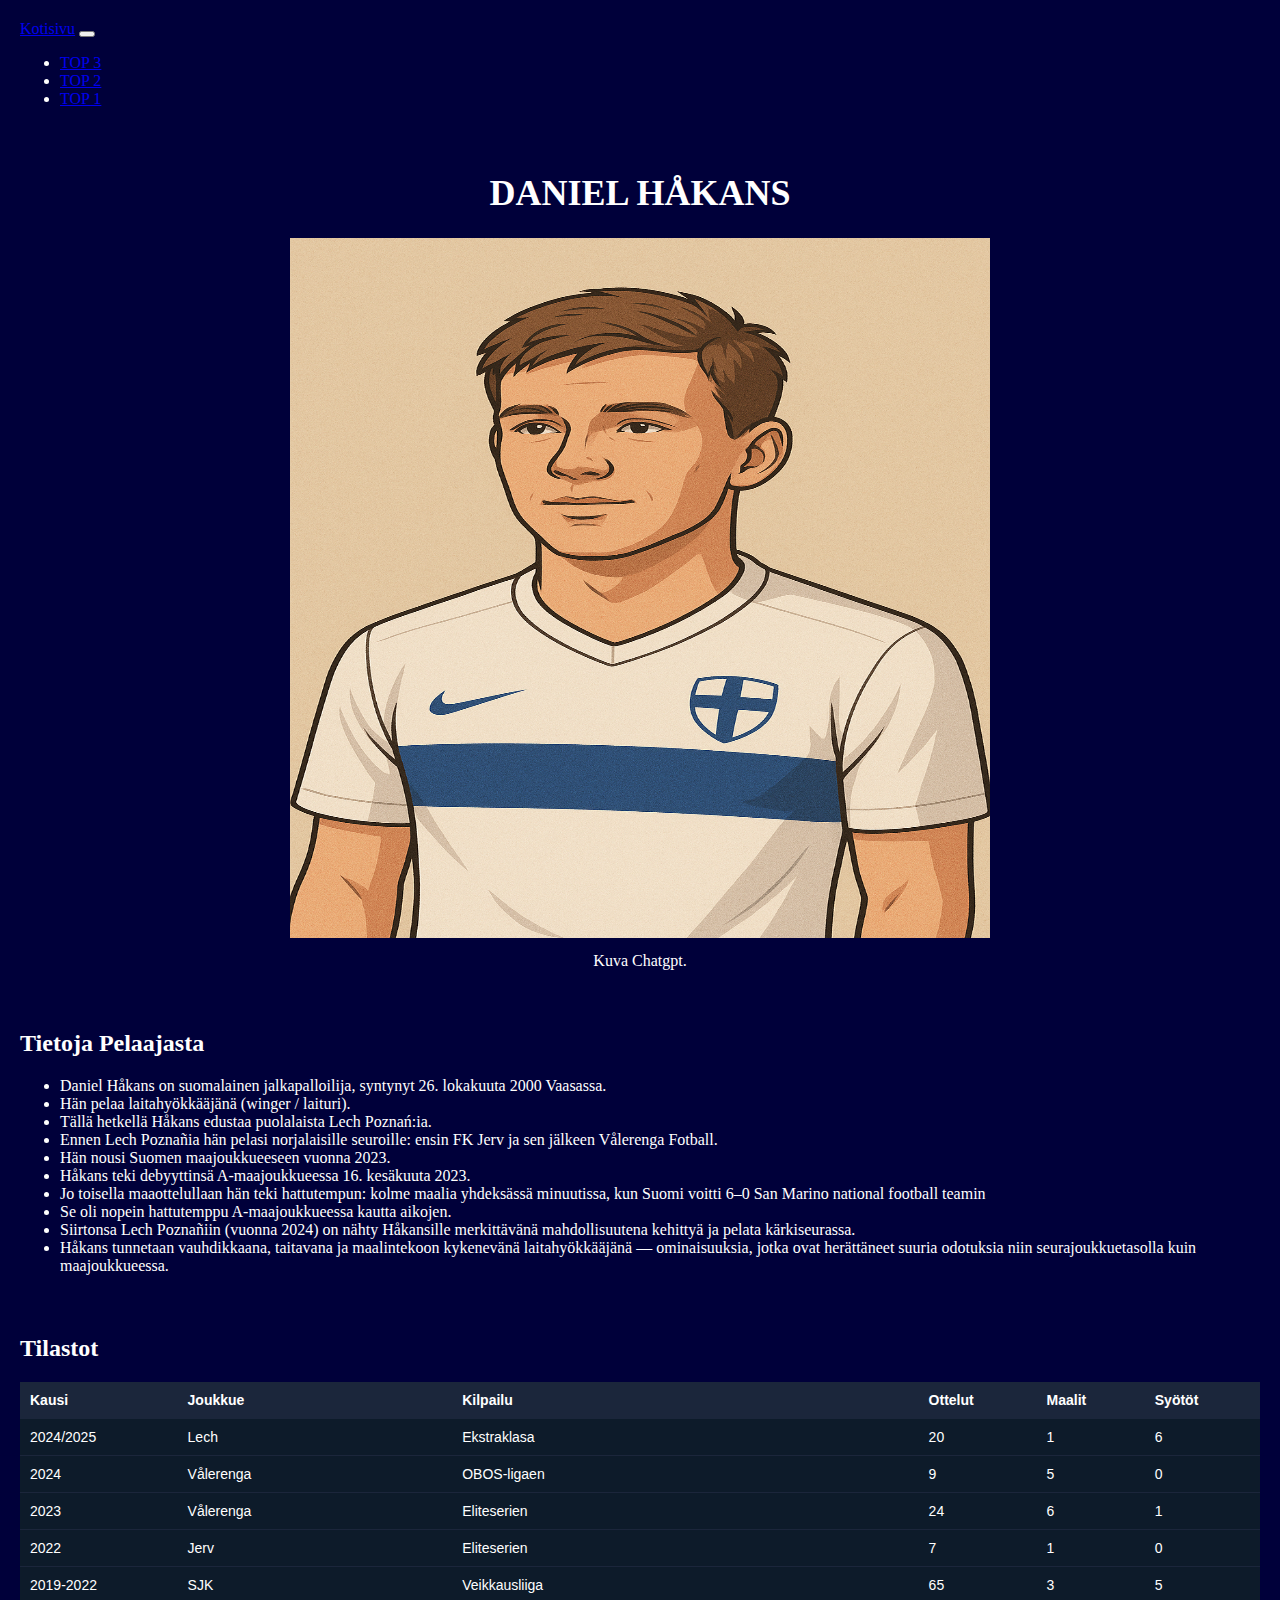
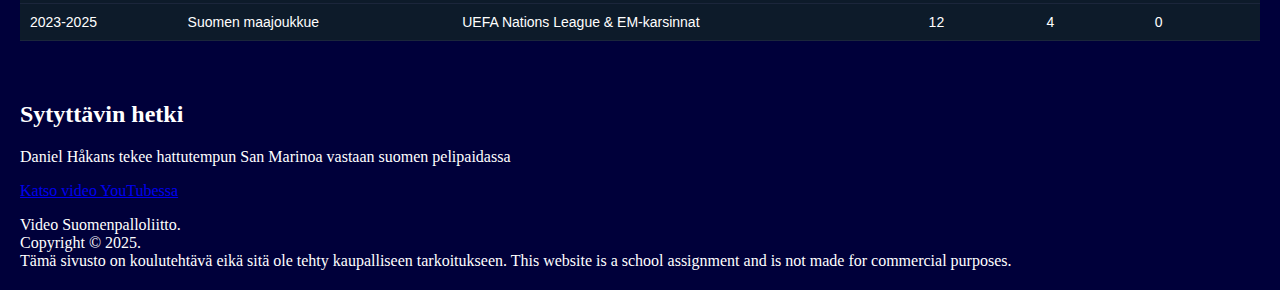
<file: WS07_PROJEKTITYÖ/index4.html>
<!DOCTYPE html>
<html lang="fi">
<head>
    <meta charset="utf-8">
    <meta name="viewport" content="width=device-width, initial-scale=1">
    <title>TOP 3</title>
    <link rel="stylesheet" href="Style4.css">
    <link href="https://cdn.jsdelivr.net/npm/bootstrap@5.3.8/dist/css/bootstrap.min.css" rel="stylesheet" integrity="sha384-sRIl4kxILFvY47J16cr9ZwB07vP4J8+LH7qKQnuqkuIAvNWLzeN8tE5YBujZqJLB" crossorigin="anonymous">
    <script src="https://cdn.jsdelivr.net/npm/bootstrap@5.3.2/dist/js/bootstrap.bundle.min.js"></script>
<style>
    body {
      margin: 0;
      background-color: navy; /* testiksi */
    }
  </style>
</head>
<body>
  
    <nav class="navbar navbar-expand-lg bg-body-tertiary">
      <div class="container-fluid px-0">
    <a class="navbar-brand" href="index.html">Kotisivu</a>
    <button class="navbar-toggler" type="button" data-bs-toggle="collapse" data-bs-target="#navbarNav" aria-controls="navbarNav" aria-expanded="false" aria-label="Toggle navigation">
      <span class="navbar-toggler-icon"></span>
    </button>

    <div class="collapse navbar-collapse" id="navbarNav">
      <ul class="navbar-nav">
      
      
        <li class="nav-item">
          <a class="nav-link" href="index2.html">TOP 3</a>
        </li>
        <li class="nav-item">
          <a class="nav-link" href="index3.html">TOP 2</a>
        </li>
        <li class="nav-item">
          <a class="nav-link active" aria-current="page" href="index4.html">TOP 1</a>
        </li>
      </ul>
    </div>
  </div>
</nav>
    <h1>DANIEL HÅKANS</h1>
    <div style="text-align: center;">
<img src=./Kuvat/danielhakans.png alt="DanielHakans" style="width: 700px; height: 700px;">
  <p style="font-size: 16px; color: #ffffff; margin-top: 10px;">
    Kuva Chatgpt.
  </p>
</div>

<h2>Tietoja Pelaajasta</h2>
<ul class="pseudo-list"> 
<li>Daniel Håkans on suomalainen jalkapalloilija, syntynyt 26. lokakuuta 2000 Vaasassa.</li> 
<li>Hän pelaa laitahyökkääjänä (winger / laituri). </li>

<li>Tällä hetkellä Håkans edustaa puolalaista Lech Poznań:ia. </li>
<li>Ennen Lech Poznañia hän pelasi norjalaisille seuroille: ensin FK Jerv ja sen jälkeen Vålerenga Fotball.</li>


<li>Hän nousi Suomen maajoukkueeseen vuonna 2023.</li>
<li>Håkans teki debyyttinsä A-maajoukkueessa 16. kesäkuuta 2023.</li>
<li>Jo toisella maaottelullaan hän teki hattutempun: kolme maalia yhdeksässä minuutissa, kun Suomi voitti 6–0 San Marino national football teamin</li>
<li>Se oli nopein hattutemppu A-maajoukkueessa kautta aikojen.</li> 
<li>Siirtonsa Lech Poznañiin (vuonna 2024) on nähty Håkansille merkittävänä mahdollisuutena kehittyä ja pelata kärkiseurassa.</li> 
<li>Håkans tunnetaan vauhdikkaana, taitavana ja maalintekoon kykenevänä laitahyökkääjänä — ominaisuuksia, jotka ovat herättäneet suuria odotuksia niin seurajoukkuetasolla kuin maajoukkueessa.</li>
</ul>
<h2>Tilastot</h2>
<table>
    <thead>
        <tr>
            <th>Kausi</th>
            <th>Joukkue</th>
            <th>Kilpailu</th>
            <th>Ottelut</th>
            <th>Maalit</th>
            <th>Syötöt</th>
        </tr>
    </thead>
    <tbody>
        <tr>
            <td>2024/2025</td>
            <td>Lech</td>
            <td>Ekstraklasa</td>
            <td>20</td>
            <td>1</td>
            <td>6</td>
           
        </tr>
        <tr>
            <td>2024</td>
            <td>Vålerenga</td>
            <td>OBOS-ligaen</td>
            <td>9</td>
            <td>5</td>
            <td>0</td>
            
        </tr>
        <tr>
            <td>2023</td>
            <td>Vålerenga</td>
            <td>Eliteserien</td>
            <td>24</td>
            <td>6</td>
            <td>1</td>
        </tr>
        <tr>
            <td>2022</td>
            <td>Jerv</td>
            <td>Eliteserien</td>
            <td>7</td>
            <td>1</td>
            <td>0</td>
        </tr>
        <tr>
            <td>2019-2022</td>
            <td>SJK</td>
            <td>Veikkausliiga</td>
            <td>65</td>
            <td>3</td>
            <td>5</td>
        </tr>
        <tr>
            <td>2023-2025</td>
            <td>Suomen maajoukkue</td>
            <td>UEFA Nations League & EM-karsinnat</td>
            <td>12</td>
            <td>4</td>
            <td>0</td>
        </tr>
    </tbody>

</table>

<h2>Sytyttävin hetki</h2>
<p>Daniel Håkans tekee hattutempun San Marinoa vastaan suomen pelipaidassa</p>
  <a href="https://www.youtube.com/watch?v=e3M1a9EJznU" target="_blank">
    Katso video YouTubessa
  </a>
</p>
<figcaption style="font-size: 16px; color: #ffffff; margin-top: 8px;">
    Video Suomenpalloliitto.
  </figcaption>
</figure>
<style>
  body {
    background-color: #00003a;
    color: #ffffff;
  }
  
   
</style>
<footer>
  Copyright © 2025.
  </footer>
<footer>
  Tämä sivusto on koulutehtävä eikä sitä ole tehty kaupalliseen tarkoitukseen.
  This website is a school assignment and is not made for commercial purposes.

</footer>



</body>
</file>
<file: WS02_CSS/Style.css>
p {
    color: rgb(247, 0, 255);
}
body {
    background-color: lightgray;
}
h1 {
    font-size: 2em;
}
div {
    padding: 20px;
    margin: 10px;
}
Table {
    width: 100%;
    border-collapse: collapse;
}
th, td {
    border: 1px solid #ddd;
    padding: 8px;
    text-align: left;
}
th {
    background-color: #f2f2f2;
}
form {
    display: flex;
    flex-direction: column;
    gap: 10px
}
label {
    font-weight: bold;
}
input[type="text"], input[type="email"] {
    padding: 8px;
    border: 1px solid #ddd;
    border-radius: 4px;
}
imput[type="submit"] {
    background-color: #4caf50;
    color: white;
    padding: 10px;
    border: none;
    border-radius: 4px;
    cursor: pointer;
}
imput[type="submit"]:hover {
    background-color: #45a049;
}
</file>
<file: WS04_PAGE_LEAYOUT_TECHNIQUES/Style.css>
p {
    color: rgb(255, 255, 255);
}
body {
    background-color: rgb(255, 128, 0);
    text-align: center;
    color: White;
    font-family: 'Trebuchet MS', 'Lucida Sans Unicode', 'Lucida Grande', 'Lucida Sans', Arial, sans-serif
}
h1 {
    font-size: 2em;
    text-align: center;
    color : #000000;
}
div {
    padding: 20px;
    margin: 10px;
}
Table {
    width: 100%;
    border-collapse: collapse;
}
th, td {
    border: 1px solid #000000;
    padding: 8px;
    text-align: left;
}
th {
    background-color: #f2f2f2;
    color: #000000;
}
form {
    display: flex;
    flex-direction: column;
    gap: 10px
}
label {
    font-weight: bold;
}
input[type="text"], input[type="email"] {
    padding: 8px;
    border: 1px solid #ddd;
    border-radius: 4px;
}
imput[type="submit"] {
    background-color: #4caf50;
    color: white;
    padding: 10px;
    border: none;
    border-radius: 4px;
    cursor: pointer;
}
imput[type="submit"]:hover {
    background-color: #45a049;
}
img {
    border-radius: 8px;
    box-shadow: 2px 2px 12px rgba(0, 0, 0, 0.2);
}
.transition-button {
    background-color: rgb(255, 255, 255);
    border: none;
    color: black;
    padding: 10px 20px;
    cursor: pointer;
    text-align: center;
    transition: background-color 0.3s ease;
    
}
.transition-button:hover {
    background-color: rgb(0, 0, 0);
}
.animation-box {
    width: 500px;
    height: 25px;
    background-color: rgb(0, 0, 0);
    position: relative;
    animation: move 15s infinite alternate;
    
}
@keyframes move {
    from {
        left: 0;
    }
    to {
        left: 1360px;
    }
}
div.animation-box {
    color: white;
    font-weight: bold;
    display: flex;
    align-items: center;
    justify-content: center;
    font-size: 30px;
}
.pseudo-list li:nth-child(odd) {
        background-color: lightgray;
      }
      
      .pseudo-list li:nth-child(even) {
        background-color: white;
      }
#harrastukset {
    color :#000000;
    text-align: center;

}
ul.pseudo-list {
    list-style-type: none;
    padding: 0;
}
.filter-image {
    filter: blur(8px);
    transition: filter 0.5s ease;

}
.filter-image:hover {
    filter: blur(0px);
}
.quote {
        position: relative;
        padding-left: 20px;
        font-style: italic;
      }
      
      .quote::before {
        content: '“';
        font-size: 40px;
        position: absolute;
        left: 0;
        top: 0;
        color: lightgray;
      }
.flex-container {
    display: flex;
    justify-content: space-around;
    align-items: center;
  }
  
  .box {
    background-color: rgb(0, 0, 0);
    padding: 20px;
    text-align: center;
  }
  .grid-container {
    display: grid;
    grid-template-columns: repeat(3, 1fr);
    grid-gap: 10px;
  }
  
  .grid-item {
    background-color: rgb(255, 0, 0);
    padding: 20px;
    text-align: center;
  }
  .responsive-box {
    padding: 20px;
    text-align: center;
  }
  
  @media (max-width: 1000px) {
    .responsive-box {
      background-color: orange;
    }
  }
  
  @media (min-width: 1001px) {
    .responsive-box {
      background-color: black;
    }
  }
  ul { list-style-type: none;
  padding: 0;
    }
</file>
<file: WS05_RESPONSIVE_DESIGN/Style.css>
p {
    color: rgb(255, 255, 255);
}
body {
    background-color: rgb(255, 128, 0);
    text-align: center;
    color: White;
    font-family: 'Trebuchet MS', 'Lucida Sans Unicode', 'Lucida Grande', 'Lucida Sans', Arial, sans-serif
}
h1 {
    font-size: 2em;
    text-align: center;
    color : #000000;
}
div {
    padding: 20px;
    margin: 10px;
}
Table {
    width: 100%;
    border-collapse: collapse;
}
th, td {
    border: 1px solid #000000;
    padding: 8px;
    text-align: left;
}
th {
    background-color: #f2f2f2;
    color: #000000;
}
form {
    display: flex;
    flex-direction: column;
    gap: 10px
}
label {
    font-weight: bold;
}
input[type="text"], input[type="email"] {
    padding: 8px;
    border: 1px solid #ddd;
    border-radius: 4px;
}
imput[type="submit"] {
    background-color: #4caf50;
    color: white;
    padding: 10px;
    border: none;
    border-radius: 4px;
    cursor: pointer;
}
imput[type="submit"]:hover {
    background-color: #45a049;
}
img {
    border-radius: 8px;
    box-shadow: 2px 2px 12px rgba(0, 0, 0, 0.2);
}
.transition-button {
    background-color: rgb(255, 255, 255);
    border: none;
    color: black;
    padding: 10px 20px;
    cursor: pointer;
    text-align: center;
    transition: background-color 0.3s ease;
    
}
.transition-button:hover {
    background-color: rgb(0, 0, 0);
}
.animation-box {
    width: 500px;
    height: 25px;
    background-color: rgb(0, 0, 0);
    position: relative;
    animation: move 15s infinite alternate;
    
}
@keyframes move {
    from {
        left: 0;
    }
    to {
        left: 1360px;
    }
}
div.animation-box {
    color: white;
    font-weight: bold;
    display: flex;
    align-items: center;
    justify-content: center;
    font-size: 30px;
}
.pseudo-list li:nth-child(odd) {
        background-color: lightgray;
      }
      
      .pseudo-list li:nth-child(even) {
        background-color: white;
      }
#harrastukset {
    color :#000000;
    text-align: center;

}
ul.pseudo-list {
    list-style-type: none;
    padding: 0;
}
.filter-image {
    filter: blur(8px);
    transition: filter 0.5s ease;

}
.filter-image:hover {
    filter: blur(0px);
}
.quote {
        position: relative;
        padding-left: 20px;
        font-style: italic;
      }
      
      .quote::before {
        content: '“';
        font-size: 40px;
        position: absolute;
        left: 0;
        top: 0;
        color: lightgray;
      }
.flex-container {
    display: flex;
    justify-content: space-around;
    align-items: center;
  }
  
  .box {
    background-color: rgb(0, 0, 0);
    padding: 20px;
    text-align: center;
  }
  .grid-container {
    display: grid;
    grid-template-columns: repeat(3, 1fr);
    grid-gap: 10px;
  }
  
  .grid-item {
    background-color: rgb(255, 0, 0);
    padding: 20px;
    text-align: center;
  }
  .responsive-box {
    padding: 20px;
    text-align: center;
  }
  
  @media (max-width: 1000px) {
    .responsive-box {
      background-color: orange;
    }
  }
  
  @media (min-width: 1001px) {
    .responsive-box {
      background-color: black;
    }
  }
  ul { list-style-type: none;
  padding: 0;
    }

.responsive-container {
      display: flex;
      flex-wrap: wrap;
    }
    
    .column {
      flex: 1;
      padding: 10px;
    }
    
    @media (max-width: 600px) {
      .column {
        flex: 100%;
      }
    }
    .responsive-image {
  max-width: 30%;
  height: auto;
}
.responsive-nav .nav-list {
      display: flex;
      list-style: none;
    }
    .responsive-nav .menu-toggle {
      display: none;

    }
    
    @media (max-width: 600px) {
      .responsive-nav .nav-list {
        display: none;
      }
    
      .responsive-nav .menu-toggle {
        display: block;
      }
    }
</file>
<file: WS07_PROJEKTITYÖ/Style.css>
table {
    width: 100%;
    border-collapse: collapse;
    background-color: #0d1b2a;
    color: white;
    font-family: Arial, sans-serif;
    font-size: 14px;
}

th, td {
    padding: 10px;
    text-align: left;
    border-bottom: 1px solid #1b263b;
}

th {
    background-color: #1b263b;
    font-weight: bold;
}

tr:hover {
    background-color: #233447;
}

.rating {
    background-color: #f0a500;
    color: black;
    padding: 4px 8px;
    border-radius: 4px;
    font-weight: bold;
}
h1 {
    text-align: center;
    font-size: 36px;
    padding-top: 40px;
}
h2 {
    padding-top: 40px;

}
body {
    background-color: #00003a;
    color: #00003a;
    margin: 0;
    padding: 20px;
}
.navbar {
  width: 100%;
}
.nav-link.active {
  font-weight: bold;
  text-decoration: underline;
  color: #0d6efd;
}
body {
  margin: 0;
}
html, body {
  margin: 0;
  padding: 0;
  background-color: navy;
}
img {
    border-radius: 8px;
    box-shadow: 2px 2px 12px rgba(0, 0, 0, 0.2);
}
footer {
  bottom: 0;
  left: 0;
  width: 100%;
  background-color: #ffffff;
  color: #000000;
  text-align: center;
  padding: 15px 0;
  border-top: 1px solid #ccc;
  z-index: 1000;
}
body {
  padding-bottom: 0px;
}
.auto-fill {
  animation: fillPulse 2.5s ease-in-out infinite;
}

@keyframes fillPulse {
  0% {
    background-color: transparent;
    color: #ffc107;
  }
  50% {
    background-color: #ffc107;
    color: #000;
  }
  100% {
    background-color: transparent;
    color: #ffc107;
  }
}
</file>
<file: WS07_PROJEKTITYÖ/Style2.css>
table {
    width: 100%;
    border-collapse: collapse;
    background-color: #0d1b2a;
    color: white;
    font-family: Arial, sans-serif;
    font-size: 14px;
}

th, td {
    padding: 10px;
    text-align: left;
    border-bottom: 1px solid #1b263b;
}

th {
    background-color: #1b263b;
    font-weight: bold;
}

tr:hover {
    background-color: #233447;
}

.rating {
    background-color: #f0a500;
    color: black;
    padding: 4px 8px;
    border-radius: 4px;
    font-weight: bold;
}
h1 {
    text-align: center;
    font-size: 36px;
    padding-top: 40px;
}
h2 {
    padding-top: 40px;

}
body {
    background-color: #00003a;
    color: #00003a;
    margin: 0;
    padding: 20px;
}
.navbar {
  width: 100%;
}
.nav-link.active {
  font-weight: bold;
  text-decoration: underline;
  color: #0d6efd;
}
body {
  margin: 0;
}
html, body {
  margin: 0;
  padding: 0;
  background-color: navy;
}
img {
    border-radius: 8px;
    box-shadow: 2px 2px 12px rgba(0, 0, 0, 0.2);
}
footer {
  bottom: 0;
  left: 0;
  width: 100%;
  background-color: #ffffff;
  color: #000000;
  text-align: center;
  padding: 15px 0;
  border-top: 1px solid #ccc;
  z-index: 1000;
}
body {
  padding-bottom: 0px;
}
</file>
<file: WS07_PROJEKTITYÖ/Style3.css>
table {
    width: 100%;
    border-collapse: collapse;
    background-color: #0d1b2a;
    color: white;
    font-family: Arial, sans-serif;
    font-size: 14px;
}

th, td {
    padding: 10px;
    text-align: left;
    border-bottom: 1px solid #1b263b;
}

th {
    background-color: #1b263b;
    font-weight: bold;
}

tr:hover {
    background-color: #233447;
}

.rating {
    background-color: #f0a500;
    color: black;
    padding: 4px 8px;
    border-radius: 4px;
    font-weight: bold;
}
h1 {
    text-align: center;
    font-size: 36px;
    padding-top: 40px;
}
h2 {
    padding-top: 40px;

}
body {
    background-color: #00003a;
    color: #00003a;
    margin: 0;
    padding: 20px;
}
.navbar {
  width: 100%;
}
.nav-link.active {
  font-weight: bold;
  text-decoration: underline;
  color: #0d6efd;
}
body {
  margin: 0;
}
html, body {
  margin: 0;
  padding: 0;
  background-color: navy;
}
img {
    border-radius: 8px;
    box-shadow: 2px 2px 12px rgba(0, 0, 0, 0.2);
}
footer {
  bottom: 0;
  left: 0;
  width: 100%;
  background-color: #ffffff;
  color: #000000;
  text-align: center;
  padding: 15px 0;
  border-top: 1px solid #ccc;
  z-index: 1000;
}
body {
  padding-bottom: 0px;
}
</file>
<file: WS07_PROJEKTITYÖ/Style4.css>
table {
    width: 100%;
    border-collapse: collapse;
    background-color: #0d1b2a;
    color: white;
    font-family: Arial, sans-serif;
    font-size: 14px;
}

th, td {
    padding: 10px;
    text-align: left;
    border-bottom: 1px solid #1b263b;
}

th {
    background-color: #1b263b;
    font-weight: bold;
}

tr:hover {
    background-color: #233447;
}

.rating {
    background-color: #f0a500;
    color: black;
    padding: 4px 8px;
    border-radius: 4px;
    font-weight: bold;
}
h1 {
    text-align: center;
    font-size: 36px;
    padding-top: 40px;
}
h2 {
    padding-top: 40px;

}
body {
    background-color: #00003a;
    color: #00003a;
    margin: 0;
    padding: 20px;
}
</file>
